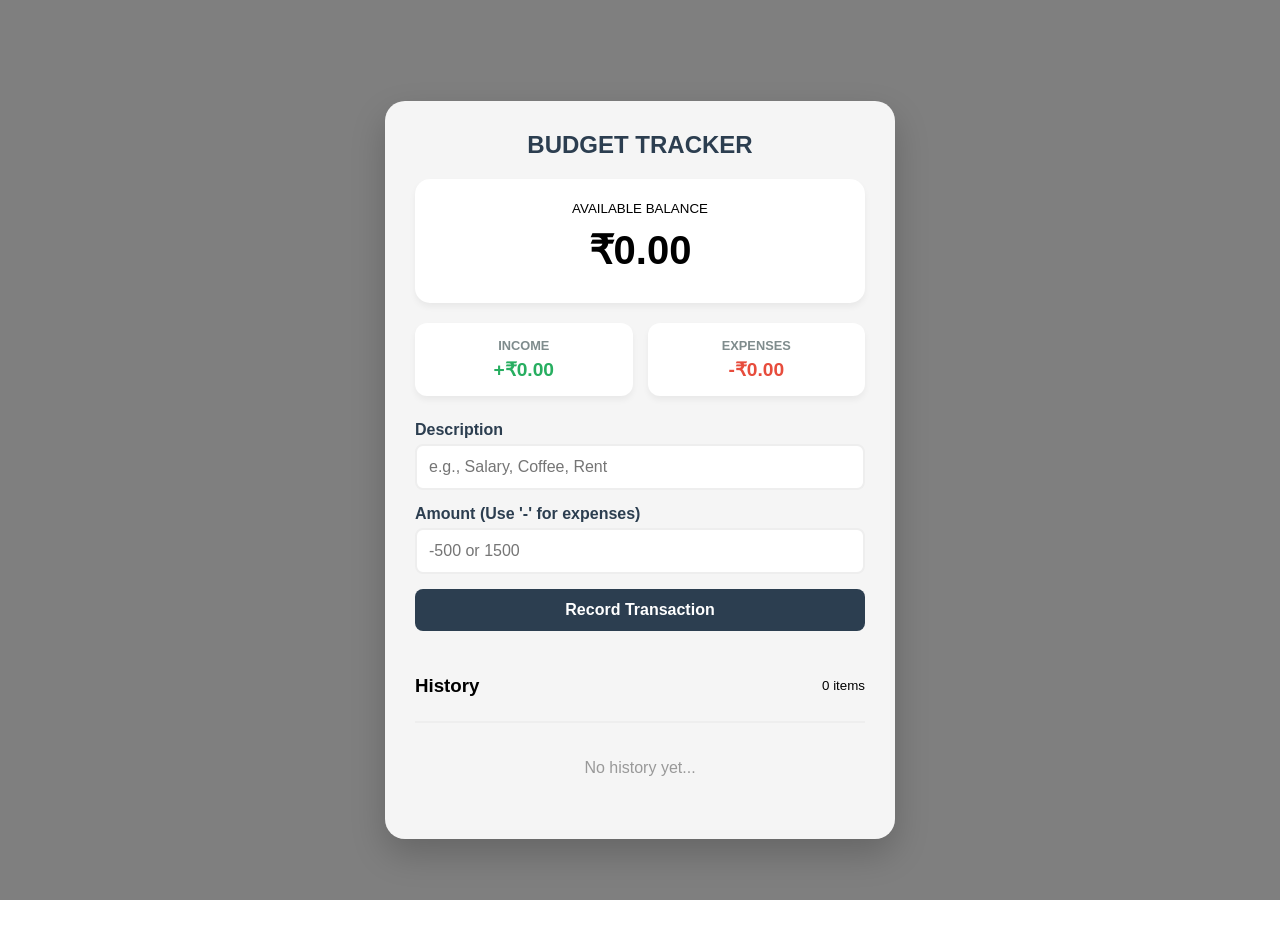
<file: TASK-1/Budget_Tracker.html>
<!DOCTYPE html>
<html lang="en">
<head>
    <meta charset="UTF-8">
    <meta name="viewport" content="width=device-width, initial-scale=1.0">
    <title>Interactive Budget Tracker</title>
    <style>
        :root {
            --income-color: #27ae60;
            --expense-color: #e74c3c;
            --primary-dark: #2c3e50;
            --glass-bg: rgba(255, 255, 255, 0.92);
        }

        body {
            font-family: 'Segoe UI', Roboto, Helvetica, Arial, sans-serif;
            /* A friendly, high-quality workspace background */
            background: linear-gradient(rgba(0,0,0,0.5), rgba(0,0,0,0.5)), 
                        url('https://images.unsplash.com/photo-1554224155-6726b3ff858f?auto=format&fit=crop&q=80&w=1920');
            background-size: cover;
            background-attachment: fixed;
            min-height: 100vh;
            display: flex;
            justify-content: center;
            align-items: center;
            margin: 0;
            padding: 20px;
        }

        .container {
            width: 100%;
            max-width: 450px;
            background: var(--glass-bg);
            padding: 30px;
            border-radius: 20px;
            box-shadow: 0 15px 35px rgba(0,0,0,0.2);
            backdrop-filter: blur(5px);
        }

        h2 { text-align: center; margin-top: 0; color: var(--primary-dark); }

        .balance-container {
            background: white;
            padding: 20px;
            border-radius: 15px;
            text-align: center;
            margin-bottom: 20px;
            box-shadow: 0 4px 6px rgba(0,0,0,0.05);
        }

        .balance-container h1 { margin: 10px 0; font-size: 2.5rem; }

        .stats-row {
            display: flex;
            gap: 15px;
            margin-bottom: 25px;
        }

        .stat-card {
            flex: 1;
            background: white;
            padding: 15px;
            border-radius: 12px;
            text-align: center;
            box-shadow: 0 4px 6px rgba(0,0,0,0.05);
        }

        .stat-card h4 { margin: 0; font-size: 0.8rem; color: #7f8c8d; }
        .stat-card p { margin: 5px 0 0; font-weight: bold; font-size: 1.2rem; }

        .plus { color: var(--income-color); }
        .minus { color: var(--expense-color); }

        /* Form Styling */
        .form-group { margin-bottom: 15px; }
        label { display: block; margin-bottom: 5px; font-weight: 600; color: var(--primary-dark); }
        
        input {
            width: 100%;
            padding: 12px;
            border: 2px solid #eee;
            border-radius: 8px;
            box-sizing: border-box;
            font-size: 1rem;
            transition: border-color 0.3s;
        }

        input:focus { border-color: #3498db; outline: none; }

        .add-btn {
            width: 100%;
            padding: 12px;
            background: var(--primary-dark);
            color: white;
            border: none;
            border-radius: 8px;
            font-size: 1rem;
            font-weight: bold;
            cursor: pointer;
            transition: background 0.3s, transform 0.2s;
        }

        .add-btn:hover { background: #34495e; transform: translateY(-2px); }

        /* History Styling - Improved Alignment */
        .history-header {
            display: flex;
            justify-content: space-between;
            align-items: center;
            margin: 25px 0 10px;
            border-bottom: 2px solid #eee;
            padding-bottom: 5px;
        }

        .list {
            list-style: none;
            padding: 0;
            max-height: 250px;
            overflow-y: auto;
        }

        .transaction {
            background: white;
            display: flex;
            justify-content: space-between; /* Pushes content to opposite sides */
            align-items: center;
            padding: 12px 15px;
            margin-bottom: 10px;
            border-radius: 8px;
            box-shadow: 0 2px 4px rgba(0,0,0,0.03);
            position: relative;
            transition: transform 0.2s;
        }

        .transaction:hover { transform: scale(1.02); }

        .transaction-info {
            display: flex;
            flex-direction: column;
            text-align: left;
        }

        .transaction-info .text { font-weight: 600; color: #333; }
        .transaction-info .date { font-size: 0.7rem; color: #999; }

        .transaction-amount {
            display: flex;
            align-items: center;
            gap: 10px;
            font-weight: bold;
        }

        .delete-btn {
            background: #ff7675;
            color: white;
            border: none;
            padding: 5px 8px;
            border-radius: 4px;
            cursor: pointer;
            font-size: 10px;
            opacity: 0;
            transition: opacity 0.3s;
        }

        .transaction:hover .delete-btn { opacity: 1; }

        /* Custom Scrollbar */
        .list::-webkit-scrollbar { width: 5px; }
        .list::-webkit-scrollbar-thumb { background: #ccc; border-radius: 10px; }
    </style>
</head>
<body>

<div class="container">
    <h2>BUDGET TRACKER</h2>
    
    <div class="balance-container">
        <small>AVAILABLE BALANCE</small>
        <h1 id="balance">₹0.00</h1>
    </div>

    <div class="stats-row">
        <div class="stat-card">
            <h4>INCOME</h4>
            <p id="money-plus" class="plus">+₹0.00</p>
        </div>
        <div class="stat-card">
            <h4>EXPENSES</h4>
            <p id="money-minus" class="minus">-₹0.00</p>
        </div>
    </div>

    <form id="form">
        <div class="form-group">
            <label>Description</label>
            <input type="text" id="text" placeholder="e.g., Salary, Coffee, Rent" required>
        </div>
        <div class="form-group">
            <label>Amount (Use '-' for expenses)</label>
            <input type="number" id="amount" placeholder="-500 or 1500" required>
        </div>
        <button class="add-btn">Record Transaction</button>
    </form>

    <div class="history-header">
        <h3>History</h3>
        <small id="item-count">0 items</small>
    </div>
    <ul id="list" class="list">
        </ul>
</div>

<script>
    const balance = document.getElementById('balance');
    const money_plus = document.getElementById('money-plus');
    const money_minus = document.getElementById('money-minus');
    const list = document.getElementById('list');
    const form = document.getElementById('form');
    const text = document.getElementById('text');
    const amount = document.getElementById('amount');
    const itemCount = document.getElementById('item-count');

    let transactions = JSON.parse(localStorage.getItem('transactions')) || [];

    function updateValues() {
        const amounts = transactions.map(t => t.amount);
        const total = amounts.reduce((acc, item) => (acc += item), 0).toFixed(2);
        const income = amounts.filter(item => item > 0).reduce((acc, item) => (acc += item), 0).toFixed(2);
        const expense = (amounts.filter(item => item < 0).reduce((acc, item) => (acc += item), 0) * -1).toFixed(2);

        balance.innerText = `₹${total}`;
        money_plus.innerText = `+₹${income}`;
        money_minus.innerText = `-₹${expense}`;
        itemCount.innerText = `${transactions.length} items`;
    }

    function addTransactionUI(transaction) {
        const sign = transaction.amount < 0 ? '-' : '+';
        const colorClass = transaction.amount < 0 ? 'minus' : 'plus';
        
        const item = document.createElement('li');
        item.classList.add('transaction');

        // Left Side: Text and Date
        // Right Side: Amount and Delete button
        item.innerHTML = `
            <div class="transaction-info">
                <span class="text">${transaction.text}</span>
                <span class="date">${new Date().toLocaleDateString()}</span>
            </div>
            <div class="transaction-amount">
                <span class="${colorClass}">${sign}₹${Math.abs(transaction.amount)}</span>
                <button class="delete-btn" onclick="removeTransaction(${transaction.id})">Del</button>
            </div>
        `;

        list.appendChild(item);
    }

    function removeTransaction(id) {
        transactions = transactions.filter(t => t.id !== id);
        updateLocalStorage();
        init();
    }

    function updateLocalStorage() {
        localStorage.setItem('transactions', JSON.stringify(transactions));
    }

    form.addEventListener('submit', (e) => {
        e.preventDefault();
        const transaction = {
            id: Math.floor(Math.random() * 1000000),
            text: text.value,
            amount: +amount.value
        };
        transactions.push(transaction);
        addTransactionUI(transaction);
        updateValues();
        updateLocalStorage();
        text.value = '';
        amount.value = '';
    });

    function init() {
        list.innerHTML = '';
        if(transactions.length === 0) {
            list.innerHTML = '<p style="text-align:center; color:#999; margin-top:20px;">No history yet...</p>';
        }
        transactions.forEach(addTransactionUI);
        updateValues();
    }

    init();
</script>
</body>
</html>
</file>
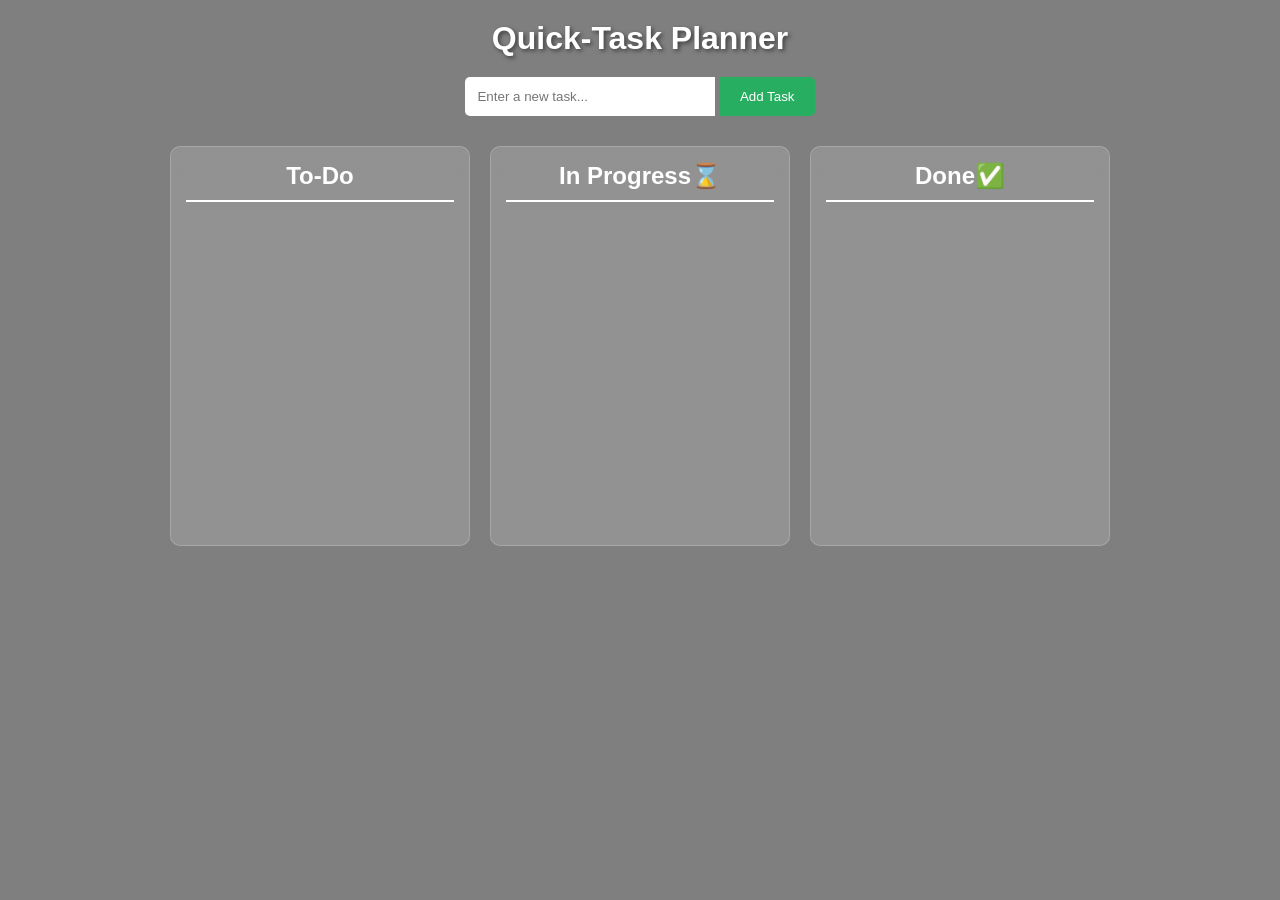
<file: TASK-2/Quick_Task_planner.html>
<!DOCTYPE html>
<html lang="en">
<head>
    <meta charset="UTF-8">
    <meta name="viewport" content="width=device-width, initial-scale=1.0">
    <title>Quick-Task Planner</title>
    <link rel="stylesheet" href="Quick_Task_planner.css">
</head>
<body>

    <div class="container">
        <h1>Quick-Task Planner</h1>

        <div class="form-container">
            <input type="text" id="taskInput" placeholder="Enter a new task...">
            <button onclick="addTask()">Add Task</button>
            <p id="errorMsg" class="error"></p>
        </div>

        <div class="board">
            <div class="column" id="todo">
                <h2>To-Do</h2>
                <div class="task-list"></div>
            </div>
            <div class="column" id="inprogress">
                <h2>In Progress⌛</h2>
                <div class="task-list"></div>
            </div>
            <div class="column" id="done">
                <h2>Done✅</h2>
                <div class="task-list"></div>
            </div>
        </div>
    </div>

    <script src="Quick_Task_planner.js"></script>
</body>
</html>
</file>
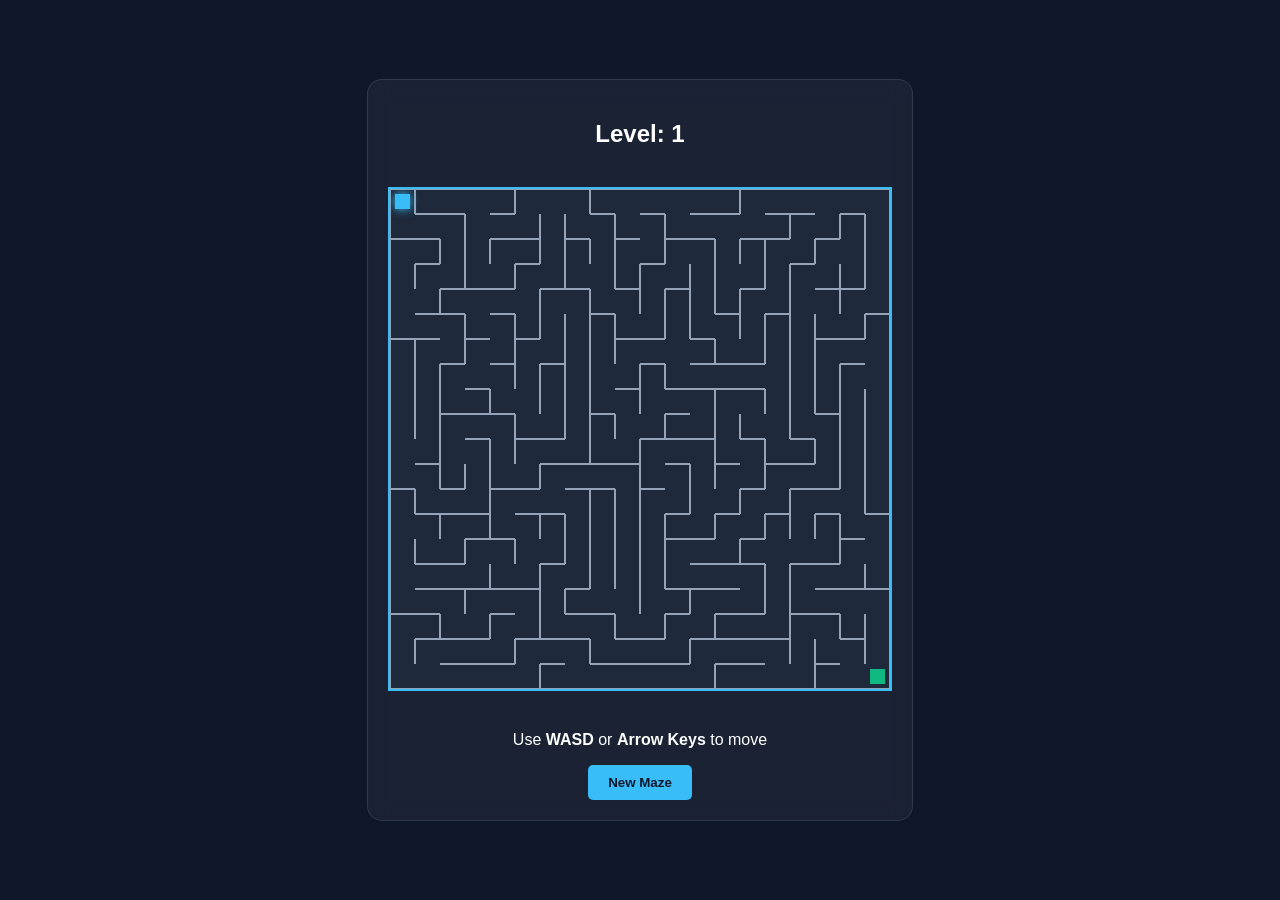
<file: TASK-3/maze.html>
<!DOCTYPE html>
<html lang="en">
<head>
    <meta charset="UTF-8">
    <meta name="viewport" content="width=device-width, initial-scale=1.0">
    <title>Infinite Maze Generator</title>
    <link rel="stylesheet" href="maze.css">
</head>
<body>
    <div class="game-container">
        <h2>Level: <span id="level-count">1</span></h2>
        <canvas id="mazeCanvas"></canvas>
        <div class="controls">
            <p>Use <b>WASD</b> or <b>Arrow Keys</b> to move</p>
            <button onclick="resetGame()">New Maze</button>
        </div>
    </div>
    <script src="maze.js"></script>
</body>
</html>
</file>
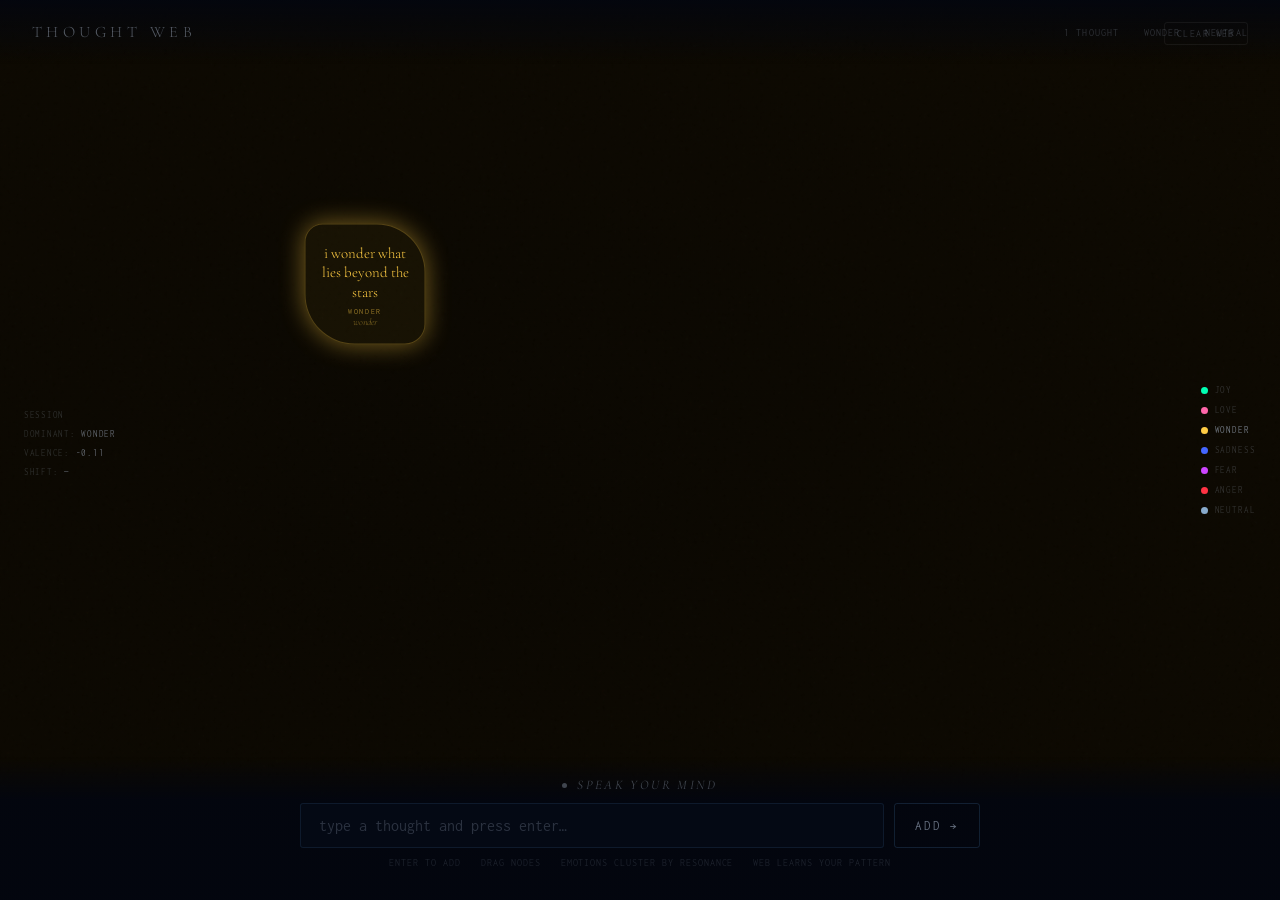
<file: TASK-4/Thought-web.html>
<!DOCTYPE html>
<html lang="en">
<head>
<meta charset="UTF-8">
<meta name="viewport" content="width=device-width, initial-scale=1.0">
<title>Thought Web — Living Visualizer</title>
<link href="https://fonts.googleapis.com/css2?family=Cormorant+Garamond:ital,wght@0,300;0,400;1,300;1,400&family=Inconsolata:wght@300;400;500&display=swap" rel="stylesheet">
<style>
*, *::before, *::after { box-sizing: border-box; margin: 0; padding: 0; }

:root {
  --bg: #03060f;
  --text: #c8d8f0;
  --muted: rgba(200,216,240,0.3);
  --border: rgba(100,180,255,0.08);
}

html, body {
  width: 100%; height: 100%;
  background: var(--bg);
  color: var(--text);
  font-family: 'Inconsolata', monospace;
  overflow: hidden;
  transition: background 3s ease;
}

/* noise grain */
body::before {
  content: '';
  position: fixed; inset: 0;
  background-image: url("data:image/svg+xml,%3Csvg viewBox='0 0 256 256' xmlns='http://www.w3.org/2000/svg'%3E%3Cfilter id='n'%3E%3CfeTurbulence type='fractalNoise' baseFrequency='0.85' numOctaves='4' stitchTiles='stitch'/%3E%3C/filter%3E%3Crect width='100%25' height='100%25' filter='url(%23n)' opacity='0.035'/%3E%3C/svg%3E");
  pointer-events: none; z-index: 0; opacity: 0.5;
}

canvas {
  position: fixed; inset: 0;
  pointer-events: none; z-index: 1;
}

/* ── HEADER ── */
#header {
  position: fixed; top: 0; left: 0; right: 0;
  padding: 22px 32px;
  display: flex; align-items: center; justify-content: space-between;
  z-index: 20;
  background: linear-gradient(to bottom, rgba(3,6,15,0.9) 0%, transparent 100%);
}

#logo {
  font-family: 'Cormorant Garamond', serif;
  font-weight: 300;
  font-size: 1rem;
  letter-spacing: 0.28em;
  text-transform: uppercase;
  color: rgba(200,216,240,0.4);
}

#stats {
  display: flex; gap: 24px; align-items: center;
  font-size: 0.62rem;
  letter-spacing: 0.12em;
  text-transform: uppercase;
  color: rgba(200,216,240,0.2);
}

#stats span { transition: color 0.5s; }
#stats .highlight { color: rgba(200,216,240,0.6); }

/* ── REACTION BANNER ── */
#reaction {
  position: fixed;
  top: 68px; left: 50%; transform: translateX(-50%);
  z-index: 20;
  font-family: 'Cormorant Garamond', serif;
  font-style: italic;
  font-size: 0.95rem;
  letter-spacing: 0.1em;
  color: rgba(200,216,240,0.0);
  text-align: center;
  transition: color 1.5s ease, opacity 1.5s ease;
  pointer-events: none;
  white-space: nowrap;
}

#reaction.visible { color: rgba(200,216,240,0.55); }
#reaction.fading  { color: rgba(200,216,240,0.0);  }

/* ── NODES ── */
.node {
  position: fixed;
  z-index: 5;
  pointer-events: all;
  cursor: grab;
  display: flex;
  flex-direction: column;
  align-items: center;
  justify-content: center;
  text-align: center;
  padding: 14px 13px 11px;
  transform: translate(-50%, -50%) scale(0);
  transition: box-shadow 0.6s, border-radius 0.9s, border-color 0.6s;
  animation: nodeIn 0.7s cubic-bezier(0.34, 1.56, 0.64, 1) forwards;
  user-select: none;
  word-break: break-word;
}
.node:active { cursor: grabbing; }

@keyframes nodeIn {
  from { transform: translate(-50%,-50%) scale(0) rotate(-5deg); opacity:0; }
  to   { transform: translate(-50%,-50%) scale(1) rotate(0deg);  opacity:1; }
}

.node-text {
  font-family: 'Cormorant Garamond', serif;
  font-weight: 300;
  line-height: 1.3;
  pointer-events: none;
}
.node-emotion {
  font-family: 'Inconsolata', monospace;
  font-size: 0.5rem;
  letter-spacing: 0.2em;
  text-transform: uppercase;
  opacity: 0.55;
  margin-top: 5px;
  pointer-events: none;
}
.node-sub {
  font-family: 'Cormorant Garamond', serif;
  font-style: italic;
  font-size: 0.6rem;
  opacity: 0.4;
  pointer-events: none;
}

/* pulse ring */
.node::after {
  content: '';
  position: absolute; inset: -3px;
  border-radius: inherit;
  border: 1px solid currentColor;
  opacity: 0;
  animation: ring var(--pulse-speed, 3s) ease-out infinite;
}
@keyframes ring {
  0%   { opacity: 0.35; transform: scale(1);   }
  100% { opacity: 0;    transform: scale(1.55); }
}

/* ── LOADING OVERLAY ── */
.node.loading {
  opacity: 0.5;
  animation: nodeIn 0.7s cubic-bezier(0.34,1.56,0.64,1) forwards, shimmer 1.2s ease-in-out infinite;
}
@keyframes shimmer {
  0%,100% { opacity: 0.4; }
  50%      { opacity: 0.7; }
}

/* ── INPUT PANEL ── */
#panel {
  position: fixed; bottom: 0; left: 0; right: 0;
  padding: 20px 32px 32px;
  z-index: 20;
  background: linear-gradient(to top, rgba(3,6,15,0.95) 70%, transparent 100%);
  display: flex; flex-direction: column; gap: 10px; align-items: center;
}

#emotion-live {
  font-family: 'Cormorant Garamond', serif;
  font-style: italic;
  font-size: 0.82rem;
  letter-spacing: 0.18em;
  text-transform: uppercase;
  color: var(--muted);
  transition: color 0.5s;
  min-height: 1.1em;
  display: flex; align-items: center; gap: 10px;
}

#emotion-live .dot {
  width: 5px; height: 5px; border-radius: 50%;
  background: currentColor;
  flex-shrink: 0;
  animation: dotPulse 1.5s ease-in-out infinite;
}
@keyframes dotPulse { 0%,100%{transform:scale(1)} 50%{transform:scale(1.8)} }

#input-row {
  display: flex;
  width: min(680px, 92vw);
  gap: 10px;
}

#thought-input {
  flex: 1;
  background: rgba(5,10,22,0.9);
  border: 1px solid rgba(100,180,255,0.1);
  border-radius: 3px;
  color: var(--text);
  font-family: 'Inconsolata', monospace;
  font-size: 1rem;
  padding: 13px 18px;
  outline: none;
  backdrop-filter: blur(16px);
  transition: border-color 0.4s, box-shadow 0.4s, caret-color 0.4s;
  caret-color: var(--muted);
}
#thought-input::placeholder { color: rgba(200,216,240,0.2); }
#thought-input:disabled { opacity: 0.5; cursor: wait; }

#add-btn {
  background: transparent;
  border: 1px solid rgba(100,180,255,0.15);
  border-radius: 3px;
  color: rgba(200,216,240,0.5);
  font-family: 'Inconsolata', monospace;
  font-size: 0.8rem;
  letter-spacing: 0.14em;
  padding: 0 20px;
  cursor: pointer;
  transition: all 0.3s;
  white-space: nowrap;
}
#add-btn:hover:not(:disabled) { background: rgba(100,180,255,0.07); color: var(--text); border-color: rgba(100,180,255,0.4); }
#add-btn:disabled { opacity: 0.35; cursor: wait; }

#hints {
  display: flex; gap: 20px;
  font-size: 0.6rem;
  letter-spacing: 0.1em;
  text-transform: uppercase;
  color: rgba(200,216,240,0.13);
}

/* ── LEGEND ── */
#legend {
  position: fixed;
  right: 24px;
  top: 50%;
  transform: translateY(-50%);
  z-index: 20;
  display: flex;
  flex-direction: column;
  gap: 10px;
}
.leg {
  display: flex; align-items: center; gap: 7px;
  font-size: 0.58rem; letter-spacing: 0.1em; text-transform: uppercase;
  color: rgba(200,216,240,0.2);
  transition: color 0.4s;
}
.leg-dot {
  width: 7px; height: 7px; border-radius: 50%; flex-shrink: 0;
}
.leg.active { color: rgba(200,216,240,0.55); }

/* ── MEMORY PANEL ── */
#memory-panel {
  position: fixed;
  left: 24px; top: 50%;
  transform: translateY(-50%);
  z-index: 20;
  display: flex; flex-direction: column; gap: 6px;
  max-width: 140px;
}
.memory-line {
  font-size: 0.58rem;
  letter-spacing: 0.08em;
  color: rgba(200,216,240,0.18);
  text-transform: uppercase;
  line-height: 1.4;
}
.memory-line span { color: rgba(200,216,240,0.45); }

/* ── CLEAR ── */
#clear-btn {
  position: fixed; top: 22px; right: 32px;
  z-index: 30;
  background: transparent;
  border: 1px solid rgba(255,255,255,0.06);
  border-radius: 3px;
  color: rgba(200,216,240,0.2);
  font-family: 'Inconsolata', monospace;
  font-size: 0.62rem; letter-spacing: 0.15em;
  padding: 5px 12px; cursor: pointer;
  transition: all 0.3s;
}
#clear-btn:hover { color: var(--text); border-color: rgba(255,255,255,0.2); }
</style>
</head>
<body>

<canvas id="canvas"></canvas>

<div id="header">
  <div id="logo">Thought Web</div>
  <div id="stats">
    <span id="stat-nodes">0 thoughts</span>
    <span id="stat-dominant">—</span>
    <span id="stat-valence">—</span>
  </div>
</div>

<div id="reaction"></div>

<div id="legend">
  <div class="leg" data-e="joy">    <div class="leg-dot" style="background:#00ffb3"></div>joy</div>
  <div class="leg" data-e="love">   <div class="leg-dot" style="background:#ff66aa"></div>love</div>
  <div class="leg" data-e="wonder"> <div class="leg-dot" style="background:#ffcc44"></div>wonder</div>
  <div class="leg" data-e="sadness"><div class="leg-dot" style="background:#4466ff"></div>sadness</div>
  <div class="leg" data-e="fear">   <div class="leg-dot" style="background:#cc44ff"></div>fear</div>
  <div class="leg" data-e="anger">  <div class="leg-dot" style="background:#ff3344"></div>anger</div>
  <div class="leg" data-e="neutral"><div class="leg-dot" style="background:#88aacc"></div>neutral</div>
</div>

<div id="memory-panel">
  <div class="memory-line">Session</div>
  <div class="memory-line">Dominant: <span id="mp-dominant">—</span></div>
  <div class="memory-line">Valence: <span id="mp-valence">—</span></div>
  <div class="memory-line">Shift: <span id="mp-shift">—</span></div>
  <div class="memory-line" id="mp-themes" style="margin-top:6px"></div>
</div>

<div id="panel">
  <div id="emotion-live">
    <div class="dot"></div>
    <span id="live-label">speak your mind</span>
  </div>
  <div id="input-row">
    <input id="thought-input" type="text" placeholder="type a thought and press enter…" maxlength="120" autocomplete="off" spellcheck="false">
    <button id="add-btn">ADD →</button>
  </div>
  <div id="hints">
    <span>enter to add</span>
    <span>drag nodes</span>
    <span>emotions cluster by resonance</span>
    <span>web learns your pattern</span>
  </div>
</div>

<button id="clear-btn">CLEAR WEB</button>

<script>
// ════════════════════════════════════════════════════════════════
// STEP 1 — AI SENTIMENT ENGINE
// ════════════════════════════════════════════════════════════════
async function analyzeSentimentAI(text) {
  try {
    const res = await fetch("https://api.anthropic.com/v1/messages", {
      method: "POST",
      headers: { "Content-Type": "application/json" },
      body: JSON.stringify({
        model: "claude-sonnet-4-20250514",
        max_tokens: 300,
        messages: [{
          role: "user",
          content: `Analyze this thought's emotional content: "${text}"

Return ONLY valid JSON, no markdown, no explanation:
{
  "emotion": "joy|sadness|anger|fear|love|wonder|neutral",
  "intensity": 0.0-1.0,
  "valence": -1.0-to-1.0,
  "arousal": 0.0-1.0,
  "themes": ["max 3 single-word themes"],
  "subEmotion": "one specific word",
  "color_temp": "warm|cool|neutral"
}`
        }]
      })
    });
    const data = await res.json();
    const raw = data.content.map(i => i.text||"").join("");
    return JSON.parse(raw.replace(/```json|```/g,"").trim());
  } catch {
    // Intelligent fallback: simple lexicon
    return fallbackAnalyze(text);
  }
}

function fallbackAnalyze(text) {
  const t = text.toLowerCase();
  const map = {
    joy:     ['happy','great','amazing','wonderful','excited','love','fantastic','joy'],
    sadness: ['sad','lonely','miss','hurt','pain','cry','grief','lost','empty'],
    anger:   ['angry','hate','furious','rage','frustrated','annoyed','wrong'],
    fear:    ['afraid','scared','anxious','worried','nervous','dread','panic'],
    love:    ['love','adore','cherish','heart','romance','tender','care','kiss'],
    wonder:  ['wonder','curious','strange','imagine','dream','universe','mystery'],
  };
  for (const [emotion, words] of Object.entries(map)) {
    if (words.some(w => t.includes(w))) {
      return { emotion, intensity: 0.6, valence: emotion==='joy'||emotion==='love'?0.7:-0.5,
               arousal: 0.5, themes: [], subEmotion: emotion, color_temp: 'neutral' };
    }
  }
  return { emotion:'neutral', intensity:0.3, valence:0, arousal:0.2, themes:[], subEmotion:'calm', color_temp:'neutral' };
}

// ════════════════════════════════════════════════════════════════
// EMOTION STYLE PROFILES
// ════════════════════════════════════════════════════════════════
const ES = {
  joy:     { color:'#00ffb3', bg:'rgba(0,255,179,0.06)',  pulse:'2s',  borderRadius:(i)=>`${35+i*20}%`,                          shadow:(i)=>`0 0 ${14+i*22}px rgba(0,255,179,${0.28+i*0.4})` },
  sadness: { color:'#4466ff', bg:'rgba(68,102,255,0.06)', pulse:'5.5s',borderRadius:(i)=>`${2+i*2}px`,                            shadow:(i)=>`0 ${6+i*10}px ${18+i*18}px rgba(68,102,255,${0.22+i*0.3})` },
  anger:   { color:'#ff3344', bg:'rgba(255,51,68,0.07)',  pulse:'1s',  borderRadius:(i)=>`${i>0.5?0:2}px`,                        shadow:(i)=>`0 0 ${10+i*28}px rgba(255,51,68,${0.38+i*0.4}),0 0 ${30+i*20}px rgba(255,80,0,0.15)` },
  fear:    { color:'#cc44ff', bg:'rgba(204,68,255,0.05)', pulse:'1.7s',borderRadius:(i)=>`${20+Math.random()*30}% ${Math.random()*40}% ${Math.random()*35}% ${Math.random()*40}%`, shadow:(i)=>`0 0 ${8+i*14}px rgba(204,68,255,${0.2+i*0.45})` },
  love:    { color:'#ff66aa', bg:'rgba(255,102,170,0.06)',pulse:'3s',  borderRadius:()=>'50%',                                    shadow:(i)=>`0 0 ${12+i*20}px rgba(255,102,170,${0.28+i*0.4})` },
  wonder:  { color:'#ffcc44', bg:'rgba(255,204,68,0.05)', pulse:'4s',  borderRadius:(i)=>`${8+i*12}% ${45-i*8}% ${8+i*15}% ${45-i*6}%`, shadow:(i)=>`0 0 ${14+i*18}px rgba(255,204,68,${0.22+i*0.38})` },
  neutral: { color:'#88aacc', bg:'rgba(136,170,204,0.04)',pulse:'5s',  borderRadius:()=>'5px',                                    shadow:()=>`0 0 10px rgba(136,170,204,0.12)` },
};

// ════════════════════════════════════════════════════════════════
// STEP 2 — PHYSICS ENGINE
// ════════════════════════════════════════════════════════════════
const EMOTION_DISTANCE = {
  joy:     {joy:0,   sadness:0.9,anger:0.8,fear:0.7,love:0.2,wonder:0.3,neutral:0.5},
  sadness: {joy:0.9, sadness:0,  anger:0.4,fear:0.3,love:0.5,wonder:0.6,neutral:0.4},
  anger:   {joy:0.8, sadness:0.4,anger:0,  fear:0.3,love:0.7,wonder:0.6,neutral:0.5},
  fear:    {joy:0.7, sadness:0.3,anger:0.3,fear:0,  love:0.5,wonder:0.4,neutral:0.4},
  love:    {joy:0.2, sadness:0.5,anger:0.7,fear:0.5,love:0,  wonder:0.3,neutral:0.4},
  wonder:  {joy:0.3, sadness:0.6,anger:0.6,fear:0.4,love:0.3,wonder:0,  neutral:0.3},
  neutral: {joy:0.5, sadness:0.4,anger:0.5,fear:0.4,love:0.4,wonder:0.3,neutral:0},
};

function tickPhysics(nodes) {
  const N = nodes.length;
  for (let i = 0; i < N; i++) {
    const a = nodes[i];
    if (a.pinned) continue;
    let fx = 0, fy = 0;

    for (let j = 0; j < N; j++) {
      if (i===j) continue;
      const b = nodes[j];
      const dx = a.x - b.x, dy = a.y - b.y;
      const dist = Math.sqrt(dx*dx + dy*dy) || 1;
      const nx = dx/dist, ny = dy/dist;
      // universal repulsion
      const rep = 3200 / (dist*dist);
      fx += nx*rep; fy += ny*rep;
      // emotional attraction/extra-repulsion
      const ed = (EMOTION_DISTANCE[a.emotion]||{})[b.emotion] ?? 0.5;
      if (ed < 0.35) {
        const delta = dist - 190;
        fx -= nx * delta * 0.018;
        fy -= ny * delta * 0.018;
      } else if (ed > 0.72) {
        fx += nx * 900/(dist*dist);
        fy += ny * 900/(dist*dist);
      }
    }

    // center gravity
    fx += (window.innerWidth/2  - a.x) * 0.0006;
    fy += (window.innerHeight/2 - a.y) * 0.0006;

    // arousal jitter
    if (a.arousal > 0.55) {
      fx += (Math.random()-0.5) * a.arousal * 0.9;
      fy += (Math.random()-0.5) * a.arousal * 0.9;
    }

    a.vx = (a.vx + fx) * 0.87;
    a.vy = (a.vy + fy) * 0.87;

    const spd = Math.sqrt(a.vx*a.vx + a.vy*a.vy);
    if (spd > 4) { a.vx = a.vx/spd*4; a.vy = a.vy/spd*4; }

    a.x += a.vx; a.y += a.vy;

    const mg = 75, panH = 140;
    if (a.x < mg) { a.x = mg; a.vx *= -0.5; }
    if (a.x > window.innerWidth - mg) { a.x = window.innerWidth - mg; a.vx *= -0.5; }
    if (a.y < 75) { a.y = 75; a.vy *= -0.5; }
    if (a.y > window.innerHeight - panH) { a.y = window.innerHeight - panH; a.vy *= -0.5; }
  }
}

// ════════════════════════════════════════════════════════════════
// STEP 3 — LIVING CONNECTIONS
// ════════════════════════════════════════════════════════════════
const canvas = document.getElementById('canvas');
const ctx = canvas.getContext('2d');
function resizeCanvas() { canvas.width = window.innerWidth; canvas.height = window.innerHeight; }
window.addEventListener('resize', resizeCanvas); resizeCanvas();

function hexAlpha(hex, a) {
  const r=parseInt(hex.slice(1,3),16), g=parseInt(hex.slice(3,5),16), b=parseInt(hex.slice(5,7),16);
  return `rgba(${r},${g},${b},${Math.min(1,Math.max(0,a))})`;
}

class Connection {
  constructor(a, b) {
    this.a = a; this.b = b;
    this.strength = 0;
    this.phase = Math.random() * Math.PI * 2;
    this.sharedThemes = (b.themes||[]).filter(t => (a.themes||[]).includes(t));
    const ed = (EMOTION_DISTANCE[a.emotion]||{})[b.emotion] ?? 0.5;
    this.type = this.sharedThemes.length > 0 ? 'theme'
              : ed < 0.3 ? 'resonance'
              : ed > 0.7 ? 'tension' : 'echo';
    this.cpOffX = (Math.random()-0.5) * 120;
    this.cpOffY = (Math.random()-0.5) * 120;
  }

  update() {
    this.phase += 0.025;
    const dx=this.b.x-this.a.x, dy=this.b.y-this.a.y;
    const dist = Math.sqrt(dx*dx+dy*dy);
    const proximity = Math.max(0, 1 - dist/480);
    const target = proximity * (this.type==='resonance'?1.0:this.type==='theme'?0.9:this.type==='tension'?0.35:0.55);
    this.strength += (target - this.strength) * 0.018;
    return dist < 500 && this.strength > 0.015;
  }

  draw(ctx) {
    const pulse = 0.68 + 0.32 * Math.sin(this.phase);
    const alpha = this.strength * pulse;
    const ca = ES[this.a.emotion].color, cb = ES[this.b.emotion].color;
    const mx=(this.a.x+this.b.x)/2, my=(this.a.y+this.b.y)/2;
    const cpx = mx + this.cpOffX * (this.type==='tension'?-0.8:0.5);
    const cpy = my + this.cpOffY * (this.type==='tension'?-0.8:0.5);

    const grad = ctx.createLinearGradient(this.a.x,this.a.y,this.b.x,this.b.y);
    grad.addColorStop(0, hexAlpha(ca, alpha));
    grad.addColorStop(1, hexAlpha(cb, alpha));

    ctx.beginPath();
    ctx.moveTo(this.a.x, this.a.y);
    ctx.quadraticCurveTo(cpx, cpy, this.b.x, this.b.y);

    if (this.type==='theme') {
      // glow layer
      ctx.lineWidth = 5 + this.strength*5;
      ctx.strokeStyle = hexAlpha(ca, alpha*0.2);
      ctx.setLineDash([]);
      ctx.stroke();
      ctx.beginPath();
      ctx.moveTo(this.a.x, this.a.y);
      ctx.quadraticCurveTo(cpx, cpy, this.b.x, this.b.y);
      ctx.lineWidth = 1.5 + this.strength*1.5;
    } else if (this.type==='resonance') {
      ctx.lineWidth = 1.2 + this.strength*2;
      ctx.setLineDash([]);
    } else if (this.type==='tension') {
      ctx.lineWidth = 0.7;
      ctx.setLineDash([2,10]);
    } else {
      ctx.lineWidth = 0.6;
      ctx.setLineDash([5,9]);
    }

    ctx.strokeStyle = grad;
    ctx.stroke();
    ctx.setLineDash([]);

    // theme label
    if (this.type==='theme' && this.strength>0.35 && this.sharedThemes[0]) {
      ctx.font = '8px Inconsolata, monospace';
      ctx.fillStyle = hexAlpha(ca, alpha*0.6);
      ctx.textAlign = 'center';
      ctx.fillText(this.sharedThemes[0], cpx, cpy-7);
    }

    // flowing particle on resonance
    if (this.type==='resonance' && this.strength>0.45) {
      const t = ((Date.now() % 2400) / 2400);
      const px = (1-t)*(1-t)*this.a.x + 2*(1-t)*t*cpx + t*t*this.b.x;
      const py = (1-t)*(1-t)*this.a.y + 2*(1-t)*t*cpy + t*t*this.b.y;
      ctx.beginPath();
      ctx.arc(px, py, 2, 0, Math.PI*2);
      ctx.fillStyle = hexAlpha(ca, alpha*0.9);
      ctx.fill();
    }
  }
}

// ════════════════════════════════════════════════════════════════
// STEP 4 — EMOTIONAL MEMORY
// ════════════════════════════════════════════════════════════════
class EmotionalMemory {
  constructor() {
    this.history = [];
    this.themeCounts = {};
    this.emotionCounts = {joy:0,sadness:0,anger:0,fear:0,love:0,wonder:0,neutral:0};
    this.valenceAvg = 0;
    this.shift = null;
  }

  record(analysis) {
    this.history.push({ ...analysis, ts: Date.now() });
    this.emotionCounts[analysis.emotion]++;
    this.valenceAvg = this.valenceAvg * 0.78 + analysis.valence * 0.22;
    (analysis.themes||[]).forEach(t => { this.themeCounts[t] = (this.themeCounts[t]||0)+1; });

    if (this.history.length >= 3) {
      const recent = this.history.slice(-3);
      const delta = recent[2].valence - recent[0].valence;
      this.shift = Math.abs(delta) > 0.55 ? (delta>0 ? 'brightening':'darkening') : null;
    }

    return this.reaction();
  }

  get dominant() {
    return Object.entries(this.emotionCounts).sort((a,b)=>b[1]-a[1])[0][0];
  }

  get recurringThemes() {
    return Object.entries(this.themeCounts).filter(([,c])=>c>=2).sort((a,b)=>b[1]-a[1]).map(([t])=>t);
  }

  reaction() {
    const n = this.history.length;
    if (n < 3) return null;
    if (this.shift === 'darkening') return "your thoughts are growing heavier";
    if (this.shift === 'brightening') return "something is lifting";
    if (this.recurringThemes.length && n >= 4) return `"${this.recurringThemes[0]}" keeps returning`;
    if (this.emotionCounts[this.dominant] >= 4) {
      return {joy:"joy is your current gravity",sadness:"you keep returning here",anger:"there is fire beneath these thoughts",fear:"the uncertainty is palpable",love:"love threads through everything",wonder:"your mind reaches outward",neutral:"you observe without attachment"}[this.dominant];
    }
    return null;
  }

  atmosphere() {
    const atm = {
      joy:    ['#001a0d','#00120a'], sadness:['#020510','#020410'],
      anger:  ['#150304','#100203'], fear:   ['#0d0015','#080010'],
      love:   ['#150008','#0f0006'], wonder: ['#0d0900','#0a0700'],
      neutral:['#03060f','#040710'],
    };
    return atm[this.dominant] || atm.neutral;
  }
}

// ════════════════════════════════════════════════════════════════
// ORCHESTRATOR — ties all 4 steps together
// ════════════════════════════════════════════════════════════════
const nodes = [];
const connections = new Map();
const memory = new EmotionalMemory();
let nextId = 0;
let animRunning = true;

function syncConnections() {
  for (let i=0; i<nodes.length; i++) {
    for (let j=i+1; j<nodes.length; j++) {
      const key = `${nodes[i].id}-${nodes[j].id}`;
      if (!connections.has(key)) connections.set(key, new Connection(nodes[i], nodes[j]));
    }
  }
}

function animLoop() {
  if (!animRunning) return;
  tickPhysics(nodes);                        // STEP 2: physics
  ctx.clearRect(0,0,canvas.width,canvas.height);
  for (const [key,conn] of connections) {    // STEP 3: connections
    const alive = conn.update();
    if (!alive) { connections.delete(key); continue; }
    conn.draw(ctx);
  }
  nodes.forEach(n => {                       // sync DOM ↔ physics pos
    if (n.el && !n.pinned) {
      n.el.style.left = n.x + 'px';
      n.el.style.top  = n.y + 'px';
    }
  });
  requestAnimationFrame(animLoop);
}
animLoop();

// ── CREATE VISUAL NODE ──
function createNodeEl(node) {
  const style = ES[node.emotion];
  const size = 88 + node.intensity * 55;

  const el = document.createElement('div');
  el.className = 'node';
  el.style.cssText = `
    left:${node.x}px; top:${node.y}px;
    width:${size}px; min-height:${size}px;
    background:${style.bg};
    border:1px solid ${style.color}44;
    border-radius:${style.borderRadius(node.intensity)};
    box-shadow:${style.shadow(node.intensity)};
    color:${style.color};
    --pulse-speed:${style.pulse};
    font-size:${0.78+node.intensity*0.25}rem;
  `;

  el.innerHTML = `
    <span class="node-text">${node.text}</span>
    <span class="node-emotion">${node.emotion}</span>
    <span class="node-sub">${node.subEmotion||''}</span>
  `;

  makeDraggable(el, node);
  document.body.appendChild(el);
  node.el = el;
  node.size = size;
}

function makeDraggable(el, node) {
  let drag = false, ox=0, oy=0;
  el.addEventListener('mousedown', e => {
    drag=true; node.pinned=true;
    ox=e.clientX-node.x; oy=e.clientY-node.y;
    el.style.zIndex=15; e.preventDefault();
  });
  document.addEventListener('mousemove', e => {
    if (!drag) return;
    node.x=e.clientX-ox; node.y=e.clientY-oy;
    el.style.left=node.x+'px'; el.style.top=node.y+'px';
  });
  document.addEventListener('mouseup', () => {
    if (!drag) return;
    drag=false; node.pinned=false; el.style.zIndex=5;
    // release with a small velocity burst
    node.vx=(Math.random()-0.5)*2; node.vy=(Math.random()-0.5)*2;
  });
  // touch
  el.addEventListener('touchstart', e=>{
    drag=true; node.pinned=true;
    ox=e.touches[0].clientX-node.x; oy=e.touches[0].clientY-node.y;
  },{passive:true});
  document.addEventListener('touchmove', e=>{
    if(!drag)return;
    node.x=e.touches[0].clientX-ox; node.y=e.touches[0].clientY-oy;
    el.style.left=node.x+'px'; el.style.top=node.y+'px';
  },{passive:true});
  document.addEventListener('touchend', ()=>{ drag=false; node.pinned=false; });
}

// ── SHOW REACTION ──
let reactionTimer;
function showReaction(msg) {
  if (!msg) return;
  const el = document.getElementById('reaction');
  el.textContent = msg;
  el.className = 'visible';
  clearTimeout(reactionTimer);
  reactionTimer = setTimeout(() => { el.className = 'fading'; }, 4000);
}

// ── UPDATE UI ──
function updateUI() {
  const dom = memory.dominant;
  const v = memory.valenceAvg;
  document.getElementById('stat-nodes').textContent = `${nodes.length} thought${nodes.length!==1?'s':''}`;
  document.getElementById('stat-dominant').textContent = dom !== 'neutral' ? dom : '—';
  document.getElementById('stat-valence').textContent = v > 0.2 ? 'positive' : v < -0.2 ? 'negative' : 'neutral';
  document.getElementById('mp-dominant').textContent = dom;
  document.getElementById('mp-valence').textContent = v.toFixed(2);
  document.getElementById('mp-shift').textContent = memory.shift || '—';
  const rt = memory.recurringThemes.slice(0,3);
  document.getElementById('mp-themes').innerHTML = rt.length ? 'Themes:<br>' + rt.map(t=>`<span>${t}</span>`).join(', ') : '';

  // highlight active legend item
  document.querySelectorAll('.leg').forEach(l => {
    l.classList.toggle('active', l.dataset.e === dom);
  });

  // atmosphere shift (Step 4)
  const [bg1,bg2] = memory.atmosphere();
  document.body.style.background = `radial-gradient(ellipse at 35% 55%, ${bg2}, ${bg1})`;
}

// ════════════════════════════════════════════════════════════════
// MAIN — ADD THOUGHT (the full pipeline)
// ════════════════════════════════════════════════════════════════
const input = document.getElementById('thought-input');
const addBtn = document.getElementById('add-btn');

async function addThought(text) {
  if (!text.trim() || input.disabled) return;
  input.disabled = true;
  addBtn.disabled = true;

  // Spawn a loading placeholder node
  const tmpNode = {
    id: nextId++, text, emotion:'neutral', intensity:0.3,
    valence:0, arousal:0.3, themes:[], subEmotion:'…',
    x: 120 + Math.random()*(window.innerWidth-240),
    y: 90  + Math.random()*(window.innerHeight-230),
    vx:(Math.random()-0.5)*1.5, vy:(Math.random()-0.5)*1.5,
    pinned:false, el:null, size:90
  };

  const tmpEl = document.createElement('div');
  tmpEl.className = 'node loading';
  tmpEl.style.cssText = `left:${tmpNode.x}px;top:${tmpNode.y}px;width:90px;min-height:90px;background:rgba(100,180,255,0.05);border:1px solid rgba(100,180,255,0.15);border-radius:6px;color:rgba(100,180,255,0.4);font-size:0.78rem;`;
  tmpEl.innerHTML = `<span class="node-text" style="font-family:'Cormorant Garamond',serif">${text}</span><span class="node-emotion">analyzing…</span>`;
  document.body.appendChild(tmpEl);
  tmpNode.el = tmpEl;

  // STEP 1: AI analysis
  const analysis = await analyzeSentimentAI(text);
  Object.assign(tmpNode, analysis);

  // STEP 4: memory
  const reaction = memory.record(analysis);

  // Replace loading node with styled node
  tmpEl.remove();
  nodes.push(tmpNode);
  createNodeEl(tmpNode);

  // STEP 3: sync connections
  syncConnections();

  updateUI();
  showReaction(reaction);

  input.value = '';
  input.disabled = false;
  addBtn.disabled = false;
  input.focus();

  // reset live preview
  document.getElementById('live-label').textContent = 'speak your mind';
  document.getElementById('emotion-live').style.color = 'var(--muted)';
  input.style.borderColor = '';
}

// live preview while typing
input.addEventListener('input', () => {
  const val = input.value.trim();
  if (!val) {
    document.getElementById('live-label').textContent = 'speak your mind';
    document.getElementById('emotion-live').style.color = 'var(--muted)';
    input.style.borderColor = '';
    return;
  }
  const fb = fallbackAnalyze(val);
  const style = ES[fb.emotion];
  document.getElementById('live-label').textContent = fb.emotion;
  document.getElementById('emotion-live').style.color = style.color;
  input.style.borderColor = style.color + '55';
  input.style.caretColor  = style.color;
});

input.addEventListener('keydown', e => { if (e.key==='Enter') addThought(input.value); });
addBtn.addEventListener('click', () => addThought(input.value));

document.getElementById('clear-btn').addEventListener('click', () => {
  nodes.forEach(n => n.el?.remove());
  nodes.length = 0;
  connections.clear();
  ctx.clearRect(0,0,canvas.width,canvas.height);
  updateUI();
});

// ── SEED THOUGHTS ──
const seeds = [
  "i wonder what lies beyond the stars",
  "something feels heavy tonight",
  "love is the only thing that makes sense"
];
seeds.forEach((s,i) => setTimeout(() => addThought(s), 600 + i*900));
</script>
</body>
</html>
</file>
<file: TASK-2/Quick_Task_planner.css>
/* style.css */
* {
    margin: 0;
    padding: 0;
    box-sizing: border-box;
    font-family: 'Segoe UI', Tahoma, Geneva, Verdana, sans-serif;
}

body {
    /* Background Image: A clean, inspiring workspace */
    background: linear-gradient(rgba(0,0,0,0.5), rgba(0,0,0,0.5)), 
                url('https://images.unsplash.com/photo-1497215728101-856f4ea42174?auto=format&fit=crop&w=1600&q=80');
    background-size: cover;
    background-position: center;
    background-attachment: fixed;
    min-height: 100vh;
    padding: 20px;
}

.container {
    max-width: 1000px;
    margin: 0 auto;
    text-align: center;
}

h1 {
    color: white;
    margin-bottom: 20px;
    text-shadow: 2px 2px 4px rgba(0,0,0,0.5);
}

/* Form Styling */
.form-container {
    margin-bottom: 30px;
}

input {
    padding: 12px;
    width: 250px;
    border: none;
    border-radius: 5px 0 0 5px;
    outline: none;
}

button {
    padding: 12px 20px;
    border: none;
    background: #27ae60;
    color: white;
    cursor: pointer;
    border-radius: 0 5px 5px 0;
    transition: 0.3s;
}

button:hover {
    background: #2ecc71;
}

/* Step 3: Flexbox Layout */
.board {
    display: flex;
    gap: 20px;
    justify-content: center;
    flex-wrap: wrap; /* Important for responsiveness */
}

.column {
    background: rgba(255, 255, 255, 0.15); /* Glass effect */
    backdrop-filter: blur(10px);
    border: 1px solid rgba(255, 255, 255, 0.2);
    border-radius: 10px;
    width: 300px;
    min-height: 400px;
    padding: 15px;
}

.column h2 {
    color: #fff;
    border-bottom: 2px solid #fff;
    padding-bottom: 10px;
    margin-bottom: 15px;
}

/* Step 4: Dynamic Task Styling */
.task-card {
    background: white;
    padding: 15px;
    margin-bottom: 10px;
    border-radius: 5px;
    text-align: left;
    box-shadow: 0 4px 6px rgba(0,0,0,0.1);
    animation: fadeIn 0.4s ease;
}

.move-btn {
    margin-top: 10px;
    padding: 5px 10px;
    font-size: 12px;
    border-radius: 3px;
    background: #2980b9;
}

.error {
    color: #ff7675;
    font-weight: bold;
    margin-top: 10px;
}

@keyframes fadeIn {
    from { opacity: 0; transform: translateY(10px); }
    to { opacity: 1; transform: translateY(0); }
}
</file>
<file: TASK-3/maze.css>
body {
    background-color: #0f172a;
    color: white;
    font-family: 'Segoe UI', sans-serif;
    display: flex;
    justify-content: center;
    align-items: center;
    height: 100vh;
    margin: 0;
}

.game-container {
    text-align: center;
    background: rgba(255, 255, 255, 0.05);
    padding: 20px;
    border-radius: 15px;
    backdrop-filter: blur(10px);
    border: 1px solid rgba(255, 255, 255, 0.1);
}

canvas {
    border: 2px solid #38bdf8;
    background-color: #1e293b;
    margin: 20px 0;
}

button {
    background: #38bdf8;
    border: none;
    padding: 10px 20px;
    border-radius: 5px;
    color: #0f172a;
    font-weight: bold;
    cursor: pointer;
    transition: 0.3s;
}

button:hover {
    background: #7dd3fc;
}
</file>
